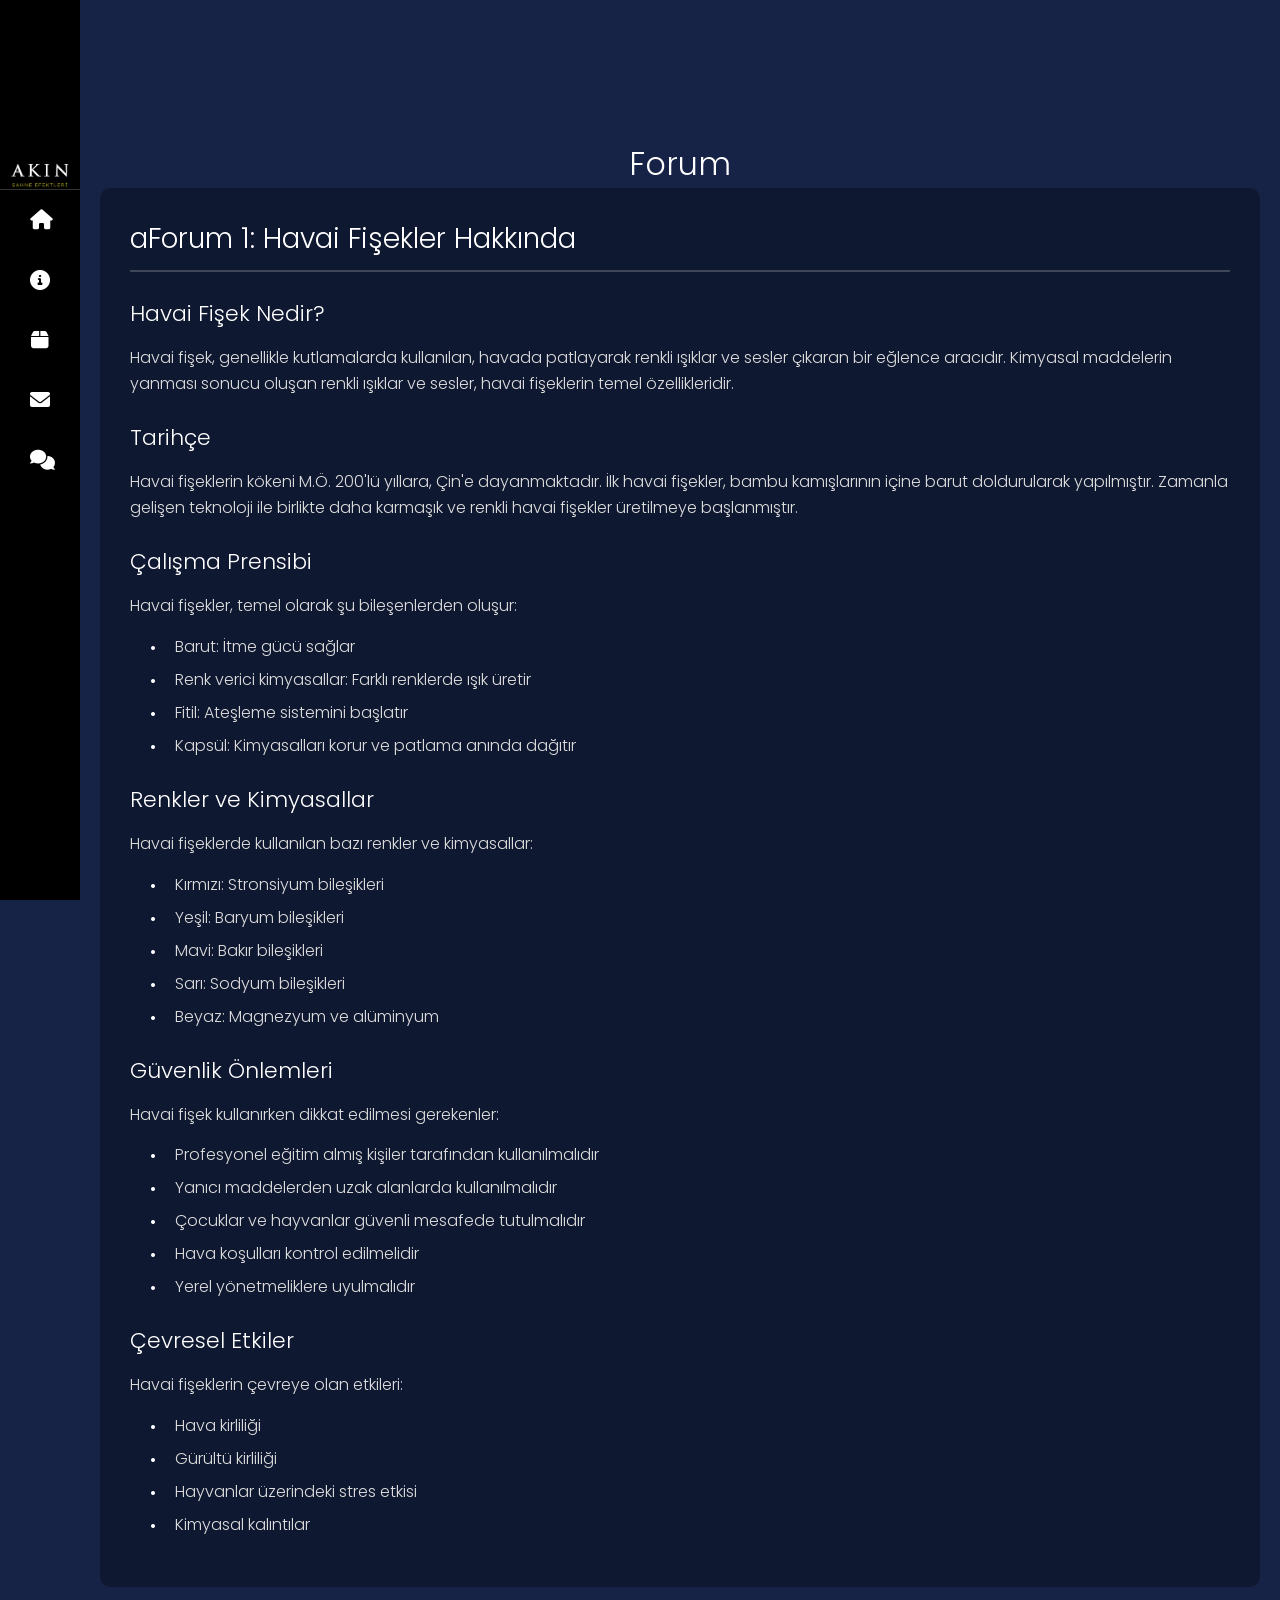
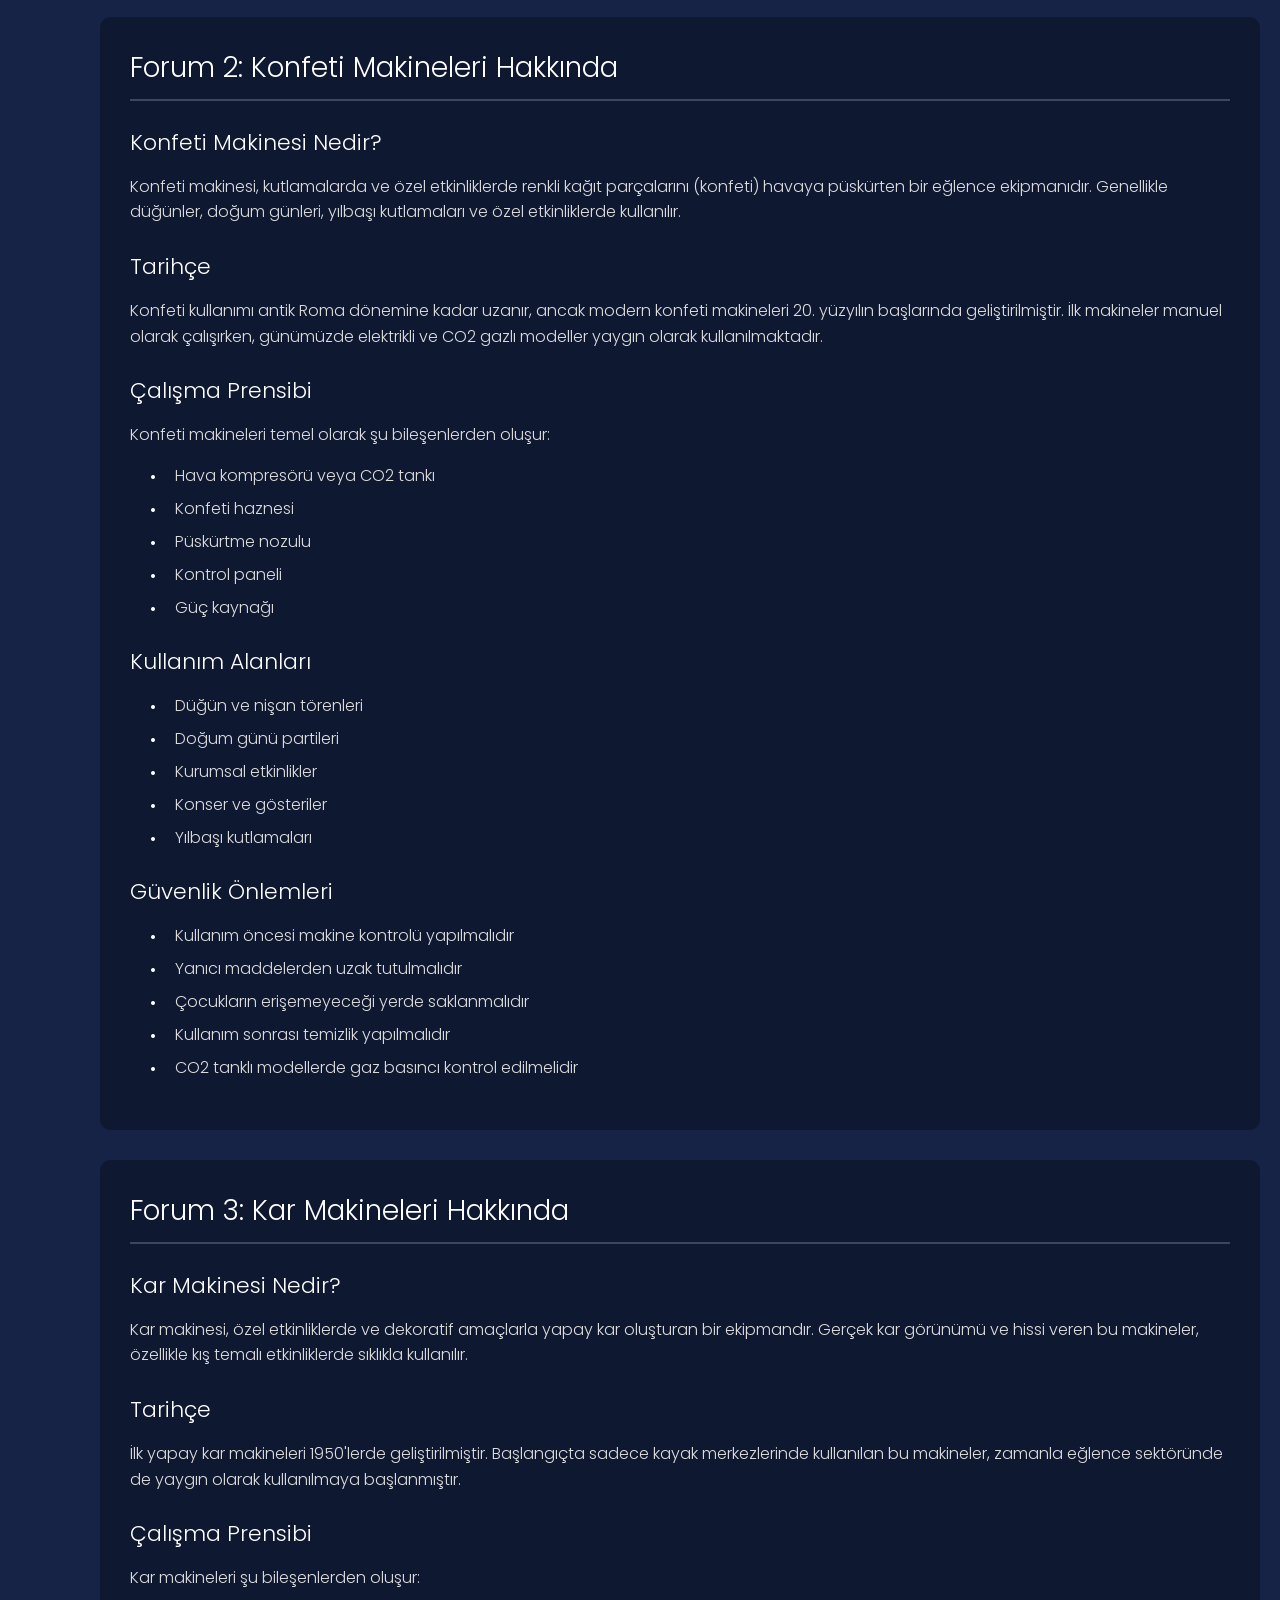
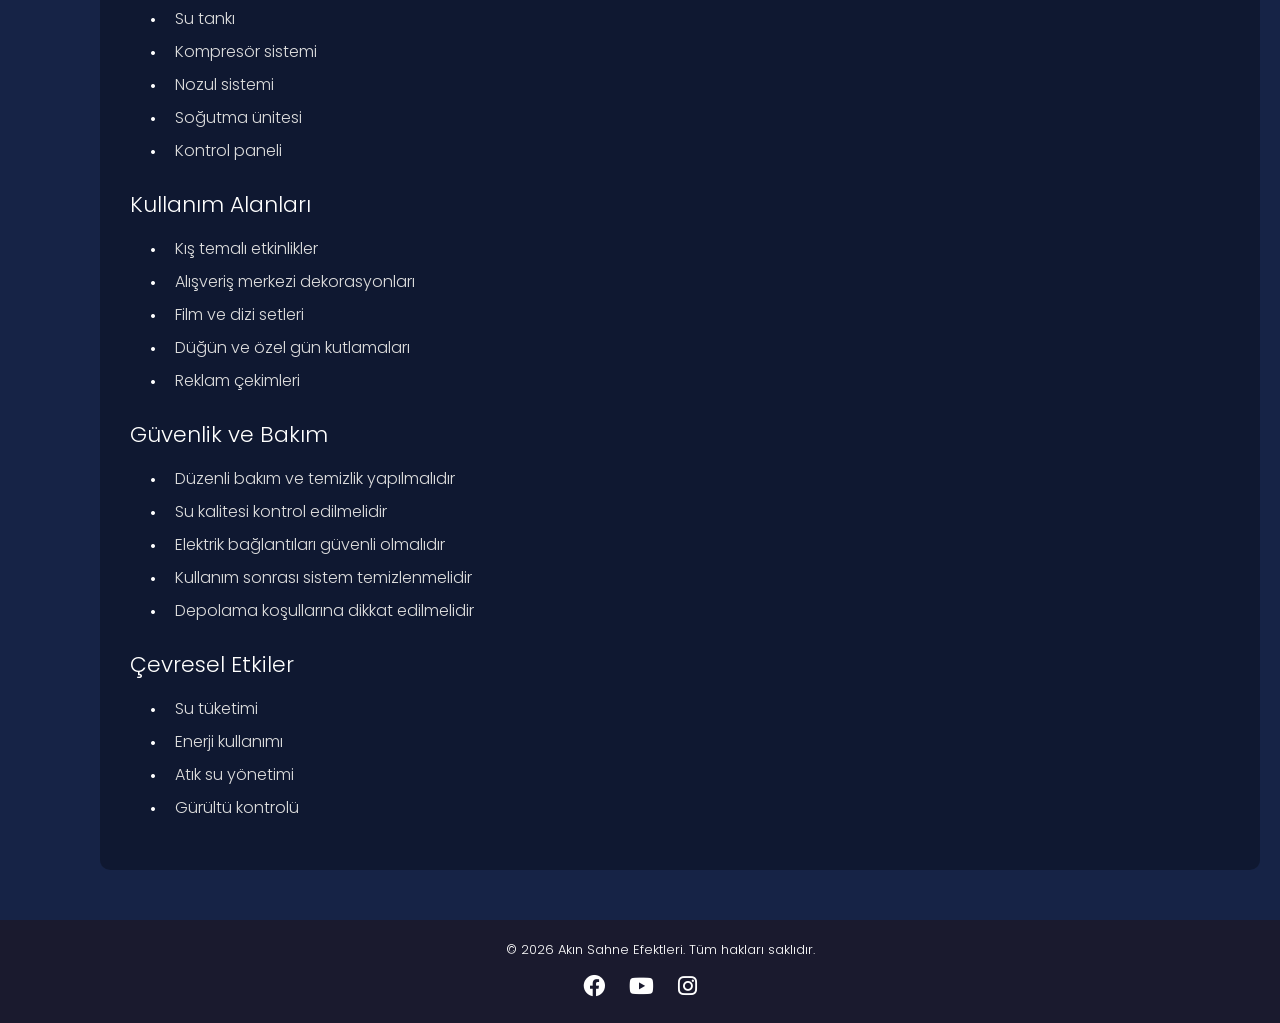
<file: forum.html>
<!DOCTYPE html>

 <!DOCTYPE html>

<html lang="tr">
<head>
    <meta charset="UTF-8">
    <meta name="viewport" content="width=device-width, initial-scale=1.0">
    <title>Forum</title>
    <link rel="stylesheet" href="css/style.css">
    <link rel="stylesheet" href="https://cdnjs.cloudflare.com/ajax/libs/font-awesome/6.0.0/css/all.min.css">
</head>
<body>

    <div class="navbar" id="navbar">

        <div class="logo-container">
            <img src="logo-closed.png" alt="Kapalı Logo" class="navbar-logo closed-logo">
            <img src="logo-open.gif" alt="Açık Logo" class="navbar-logo open-logo">
        </div>
        <a href="index.html"><i class="fas fa-home"></i><span> Anasayfa</span></a>
        <a href="hakkimizda.html"><i class="fas fa-info-circle"></i><span> Hakkımızda</span></a>
         <a href="uzmanliklar.html" class="dropbtn"><i class="fas fa-box"></i><span> Ürünler</span></a>
            <!-- <div class="dropdown-content"> -->
                <!-- <a href="#"><i class="fas fa-fire"></i> Havai Fişek</a> -->
                <!-- <a href="#"><i class="fas fa-mountain"></i> Volkan-Şelale</a> -->
                <!-- <a href="#"><i class="fas fa-star"></i> Konfeti</a> -->
                <!-- <a href="#"><i class="fas fa-cloud"></i> Sis Makinesi</a> -->
                <!-- <a href="#"><i class="fas fa-wind"></i> JO2 Jet</a> -->
                <!-- <a href="#"><i class="fas fa-fire-alt"></i> Alev Makinesi</a> -->
                <!-- <a href="#"><i class="fas fa-snowflake"></i> Kuru Buz</a> -->
                <!-- <a href="#"><i class="fas fa-circle"></i> Balon</a> -->
            <!-- </div> -->
        <!-- </div> -->
        <a href="iletisim.html"><i class="fas fa-envelope"></i><span> İletişim</span></a>
        <div class="dropdown">
            <a href="forum.html" class="dropbtn"><i class="fas fa-comments"></i><span> Forum</span></a>
            <!-- <div class="dropdown-content"> -->
                <!-- <a href="forum.html"><i class="fas fa-comment"></i> Forum 1</a> -->
                <!-- <a href="forum.html"><i class="fas fa-comment"></i> Forum 2</a> -->
                <!-- <a href="forum.html"><i class="fas fa-comment"></i> Forum 3</a> -->
            <!-- </div> -->

            </div>
        </div>
    </div>

    





 
     <script src="js/scripts.js"></script>
 

 <div id="main">
        <div class="content">
            <h1 style="color: #fff; text-align: center;">Forum</h1>
            <div class="forum-container">
                <div class="forum-category">
                    <h2></h2>
                    <div class="forum-topic">
                        
                        <p></p>
                    </div>
                    <div class="forum-topic">
                        <h3></h3>
                        <p></p>
                    </div>
                    <div class="forum-topic">
                        <h3></h3>
                        <p></p>
   </div>
   </div>
 </div>
            <div class="forum-section">
                <h2>aForum 1: Havai Fişekler Hakkında</h2>
                <div class="forum-content">
                    <h3>Havai Fişek Nedir?</h3>
                    <p>Havai fişek, genellikle kutlamalarda kullanılan, havada patlayarak renkli ışıklar ve sesler çıkaran bir eğlence aracıdır. Kimyasal maddelerin yanması sonucu oluşan renkli ışıklar ve sesler, havai fişeklerin temel özellikleridir.</p>

                    <h3>Tarihçe</h3>
                    <p>Havai fişeklerin kökeni M.Ö. 200'lü yıllara, Çin'e dayanmaktadır. İlk havai fişekler, bambu kamışlarının içine barut doldurularak yapılmıştır. Zamanla gelişen teknoloji ile birlikte daha karmaşık ve renkli havai fişekler üretilmeye başlanmıştır.</p>

                    <h3>Çalışma Prensibi</h3>
                    <p>Havai fişekler, temel olarak şu bileşenlerden oluşur:</p>
                    <ul>
                        <li>Barut: İtme gücü sağlar</li>
                        <li>Renk verici kimyasallar: Farklı renklerde ışık üretir</li>
                        <li>Fitil: Ateşleme sistemini başlatır</li>
                        <li>Kapsül: Kimyasalları korur ve patlama anında dağıtır</li>
                    </ul>

                    <h3>Renkler ve Kimyasallar</h3>
                    <p>Havai fişeklerde kullanılan bazı renkler ve kimyasallar:</p>
                    <ul>
                        <li>Kırmızı: Stronsiyum bileşikleri</li>
                        <li>Yeşil: Baryum bileşikleri</li>
                        <li>Mavi: Bakır bileşikleri</li>
                        <li>Sarı: Sodyum bileşikleri</li>
                        <li>Beyaz: Magnezyum ve alüminyum</li>
                    </ul>

                    <h3>Güvenlik Önlemleri</h3>
                    <p>Havai fişek kullanırken dikkat edilmesi gerekenler:</p>
                    <ul>
                        <li>Profesyonel eğitim almış kişiler tarafından kullanılmalıdır</li>
                        <li>Yanıcı maddelerden uzak alanlarda kullanılmalıdır</li>
                        <li>Çocuklar ve hayvanlar güvenli mesafede tutulmalıdır</li>
                        <li>Hava koşulları kontrol edilmelidir</li>
                        <li>Yerel yönetmeliklere uyulmalıdır</li>
                    </ul>

                    <h3>Çevresel Etkiler</h3>
                    <p>Havai fişeklerin çevreye olan etkileri:</p>
                    <ul>
                        <li>Hava kirliliği</li>
                        <li>Gürültü kirliliği</li>
                        <li>Hayvanlar üzerindeki stres etkisi</li>
                        <li>Kimyasal kalıntılar</li>
                    </ul>
   </div>
 </div>
 
            <div class="forum-section">
                <h2>Forum 2: Konfeti Makineleri Hakkında</h2>
                <div class="forum-content">
                    <h3>Konfeti Makinesi Nedir?</h3>
                    <p>Konfeti makinesi, kutlamalarda ve özel etkinliklerde renkli kağıt parçalarını (konfeti) havaya püskürten bir eğlence ekipmanıdır. Genellikle düğünler, doğum günleri, yılbaşı kutlamaları ve özel etkinliklerde kullanılır.</p>

                    <h3>Tarihçe</h3>
                    <p>Konfeti kullanımı antik Roma dönemine kadar uzanır, ancak modern konfeti makineleri 20. yüzyılın başlarında geliştirilmiştir. İlk makineler manuel olarak çalışırken, günümüzde elektrikli ve CO2 gazlı modeller yaygın olarak kullanılmaktadır.</p>

                    <h3>Çalışma Prensibi</h3>
                    <p>Konfeti makineleri temel olarak şu bileşenlerden oluşur:</p>
                    <ul>
                        <li>Hava kompresörü veya CO2 tankı</li>
                        <li>Konfeti haznesi</li>
                        <li>Püskürtme nozulu</li>
                        <li>Kontrol paneli</li>
                        <li>Güç kaynağı</li>
                    </ul>

                    <h3>Kullanım Alanları</h3>
                    <ul>
                        <li>Düğün ve nişan törenleri</li>
                        <li>Doğum günü partileri</li>
                        <li>Kurumsal etkinlikler</li>
                        <li>Konser ve gösteriler</li>
                        <li>Yılbaşı kutlamaları</li>
                    </ul>

                    <h3>Güvenlik Önlemleri</h3>
                    <ul>
                        <li>Kullanım öncesi makine kontrolü yapılmalıdır</li>
                        <li>Yanıcı maddelerden uzak tutulmalıdır</li>
                        <li>Çocukların erişemeyeceği yerde saklanmalıdır</li>
                        <li>Kullanım sonrası temizlik yapılmalıdır</li>
                        <li>CO2 tanklı modellerde gaz basıncı kontrol edilmelidir</li>
                    </ul>
   </div>
 </div>
 
            <div class="forum-section">
                <h2>Forum 3: Kar Makineleri Hakkında</h2>
                <div class="forum-content">
                    <h3>Kar Makinesi Nedir?</h3>
                    <p>Kar makinesi, özel etkinliklerde ve dekoratif amaçlarla yapay kar oluşturan bir ekipmandır. Gerçek kar görünümü ve hissi veren bu makineler, özellikle kış temalı etkinliklerde sıklıkla kullanılır.</p>

                    <h3>Tarihçe</h3>
                    <p>İlk yapay kar makineleri 1950'lerde geliştirilmiştir. Başlangıçta sadece kayak merkezlerinde kullanılan bu makineler, zamanla eğlence sektöründe de yaygın olarak kullanılmaya başlanmıştır.</p>

                    <h3>Çalışma Prensibi</h3>
                    <p>Kar makineleri şu bileşenlerden oluşur:</p>
                    <ul>
                        <li>Su tankı</li>
                        <li>Kompresör sistemi</li>
                        <li>Nozul sistemi</li>
                        <li>Soğutma ünitesi</li>
                        <li>Kontrol paneli</li>
                    </ul>

                    <h3>Kullanım Alanları</h3>
                    <ul>
                        <li>Kış temalı etkinlikler</li>
                        <li>Alışveriş merkezi dekorasyonları</li>
                        <li>Film ve dizi setleri</li>
                        <li>Düğün ve özel gün kutlamaları</li>
                        <li>Reklam çekimleri</li>
                    </ul>

                    <h3>Güvenlik ve Bakım</h3>
                    <ul>
                        <li>Düzenli bakım ve temizlik yapılmalıdır</li>
                        <li>Su kalitesi kontrol edilmelidir</li>
                        <li>Elektrik bağlantıları güvenli olmalıdır</li>
                        <li>Kullanım sonrası sistem temizlenmelidir</li>
                        <li>Depolama koşullarına dikkat edilmelidir</li>
                    </ul>

                    <h3>Çevresel Etkiler</h3>
                    <ul>
                        <li>Su tüketimi</li>
                        <li>Enerji kullanımı</li>
                        <li>Atık su yönetimi</li>
                        <li>Gürültü kontrolü</li>
                    </ul>
   </div>
 </div>
  </div>
</div>






    <script>
        // Temel değişkenler
        const navbar = document.querySelector('.navbar');
        const main = document.getElementById('main');
        const mobileMenuBtn = document.querySelector('.mobile-menu-btn');
        const closeBtn = document.querySelector('.close-btn');
        let isMobile = window.innerWidth <= 768;
        let isHovering = false;

        // Mobil menü kontrolü
        function toggleNav() {
            if (isMobile) {
                navbar.classList.toggle('active');
                document.body.classList.toggle('navbar-active');
                
                if (navbar.classList.contains('active')) {
                    navbar.style.width = '250px';
                    main.style.marginLeft = '250px';
                    main.style.width = 'calc(100% - 250px)';
                } else {
                    navbar.style.width = '60px';
                    main.style.marginLeft = '60px';
                    main.style.width = 'calc(100% - 60px)';
                }
            }
        }

        // Logo animasyonu
        document.querySelector('.navbar').addEventListener('mouseover', function () {
            const gifLogo = document.querySelector('.open-logo');
            if (gifLogo) {
                const src = gifLogo.src;
                gifLogo.src = '';
                gifLogo.src = src;
            }
        });
    </script>

    <!-- <div id="main"> -->
        <!-- <div class="content"> -->
            <!-- <h1>Forum</h1> -->
            <!-- <div class="forum-container"> -->
                <!-- <div class="forum-category"> -->
                    <!-- <h2><i class="fas fa-comments"></i> Genel Tartışma</h2> -->
                    <!-- <div class="forum-topic"> -->
                        <!-- <h3>Forum 1</h3> -->
                        <!-- <p>Genel konular hakkında tartışmalar ve paylaşımlar.</p> -->
                    <!-- </div> -->
                    <!-- <div class="forum-topic"> -->
                        <!-- <h3>Forum 2</h3> -->
                        <!-- <p>Ürünlerimiz hakkında sorular ve cevaplar.</p> -->
                    <!-- </div> -->
                    <!-- <div class="forum-topic"> -->
                        <!-- <h3>Forum 3</h3> -->
                        <!-- <p>Etkinlikler ve organizasyonlar hakkında bilgiler.</p> -->
                    <!-- </div> -->
                <!-- </div> -->
            <!-- </div> -->
        <!-- </div> -->
    <!-- </div> -->

<style>
  footer.social-foot a { color: #fff; font-size: 22px; margin: 0 10px; transition: 0.2s; text-decoration: none; }
  footer.social-foot a:hover { opacity: 0.7; transform: scale(1.1); }
  /* optional brand colors on hover */
  footer.social-foot a:hover .fa-facebook { color: #1877f2; }
  footer.social-foot a:hover .fa-youtube { color: #ff0000; }
  footer.social-foot a:hover .fa-instagram { color: #e4405f; }
</style>

<footer style="background:#1a1a2e; color:white; padding:20px; text-align:center; width:100%; font-size:13px; display:flex; flex-direction:column; align-items:center; gap:10px;" class="social-foot">
  <p style="margin:0; padding-left:40px;">© 2026 Akın Sahne Efektleri. Tüm hakları saklıdır.</p>
  <div>
    <a href="https://www.facebook.com/people/Ak%C4%B1n-havaifi%C5%9Fek/100064888848456/?locale=en_GB#" target="_blank" aria-label="Facebook"><i class="fab fa-facebook"></i></a>
    <a href="https://www.youtube.com/@recaibat7346" target="_blank" aria-label="YouTube"><i class="fab fa-youtube"></i></a>
    <a href="https://www.instagram.com/akinsahneefektleri/" target="_blank" aria-label="Instagram"><i class="fab fa-instagram"></i></a>
  </div>
</footer>
</body>
</html>
</file>
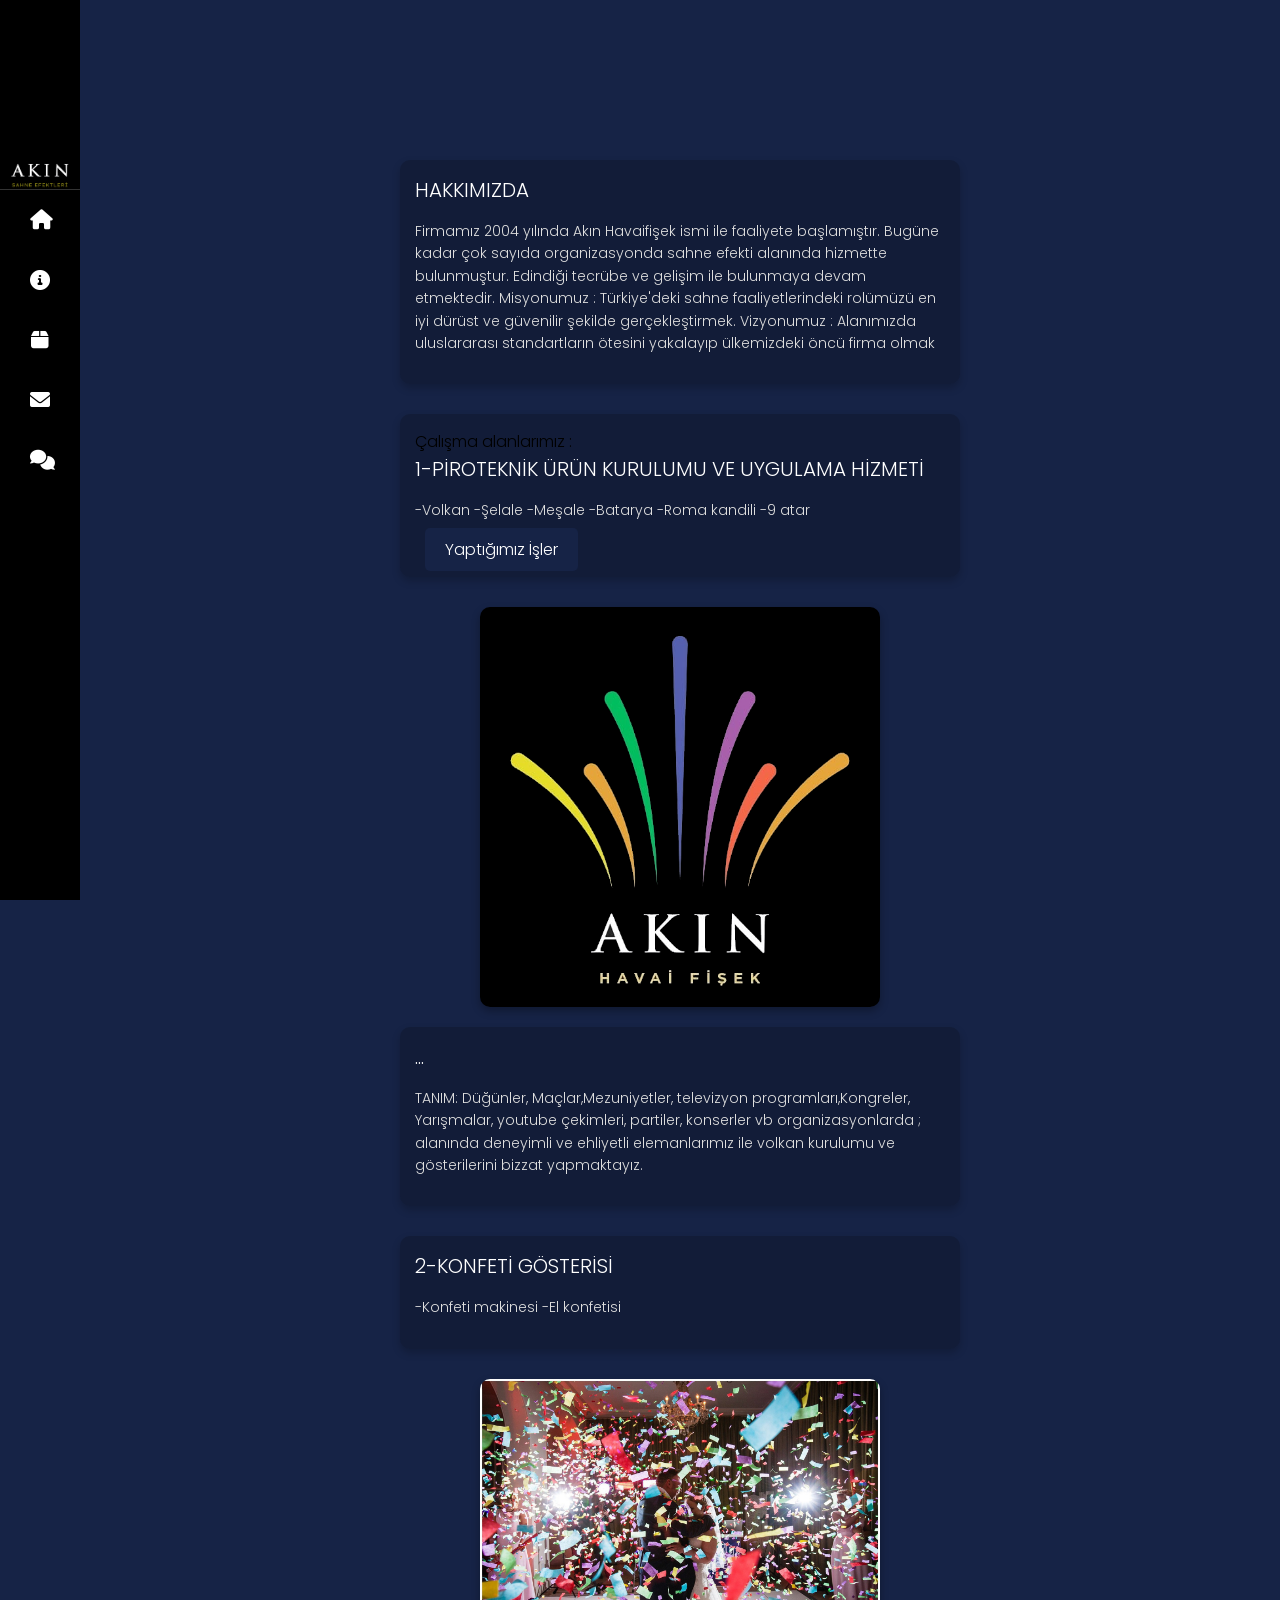
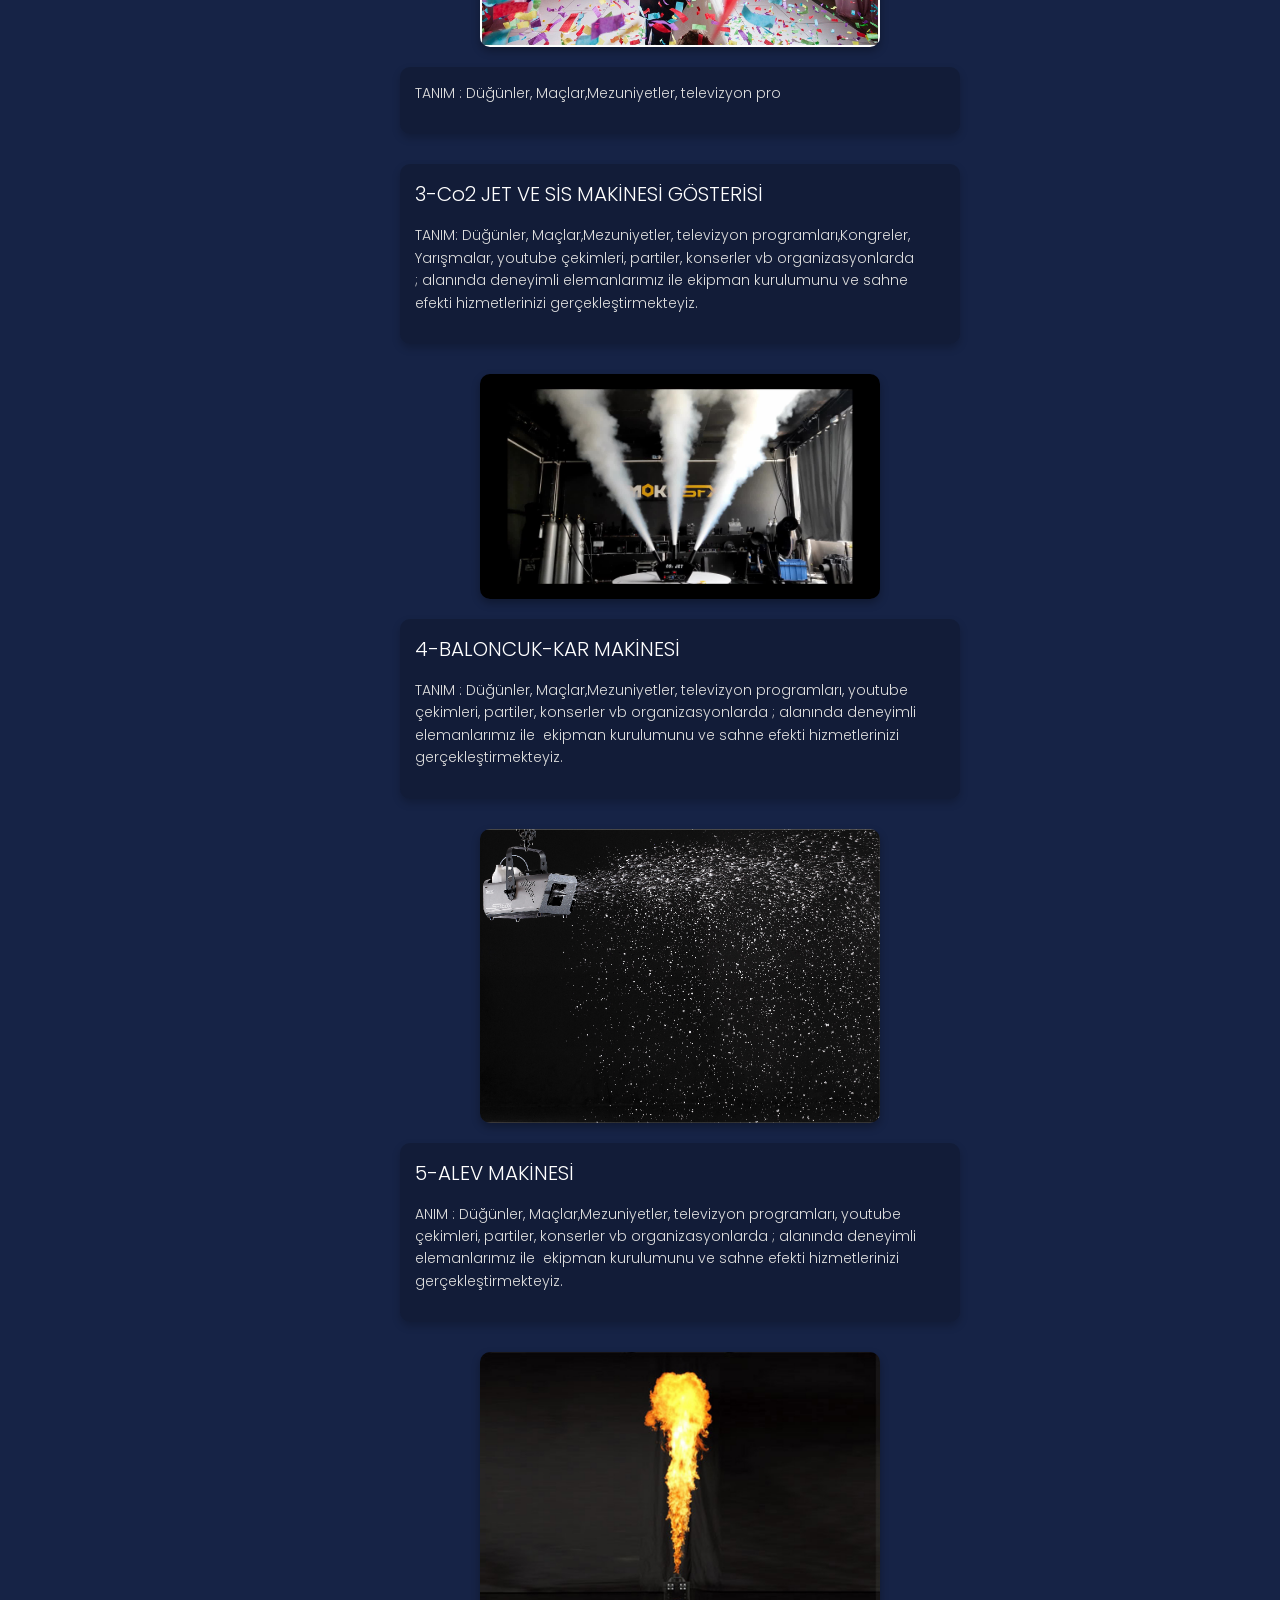
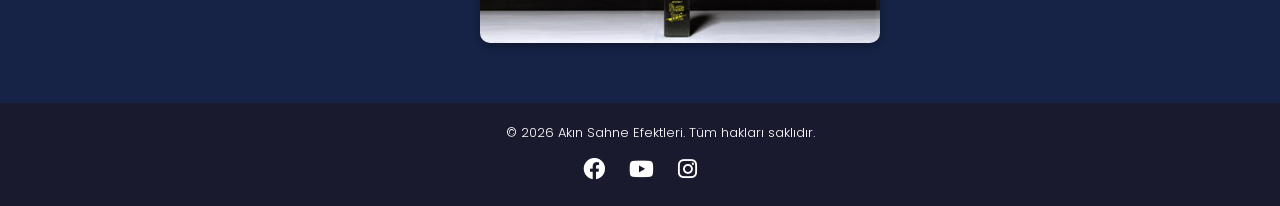
<file: hakkimizda.html>
<!DOCTYPE html>
<html lang="tr">
<head>
    <meta charset="UTF-8">
    <meta name="viewport" content="width=device-width, initial-scale=1.0">
    <title>Hakkımızda</title>
    <link rel="stylesheet" href="css/style.css">
    <link rel="stylesheet" href="https://cdnjs.cloudflare.com/ajax/libs/font-awesome/6.0.0/css/all.min.css">
</head>
<body>
    <div class="navbar" id="navbar">
        <div class="logo-container">
            <img src="logo-closed.png" alt="Kapalı Logo" class="navbar-logo closed-logo">
            <img src="logo-open.gif" alt="Açık Logo" class="navbar-logo open-logo">
        </div>
        <a href="index.html"><i class="fas fa-home"></i><span> Anasayfa</span></a>
        <a href="hakkimizda.html"><i class="fas fa-info-circle"></i><span> Hakkımızda</span></a>
         <a href="uzmanliklar.html" class="dropbtn"><i class="fas fa-box"></i><span> Ürünler</span></a>
            <!-- <div class="dropdown-content"> -->
                <!-- <a href="#"><i class="fas fa-fire"></i> Havai Fişek</a> -->
                <!-- <a href="#"><i class="fas fa-mountain"></i> Volkan-Şelale</a> -->
                <!-- <a href="#"><i class="fas fa-star"></i> Konfeti</a> -->
                <!-- <a href="#"><i class="fas fa-cloud"></i> Sis Makinesi</a> -->
                <!-- <a href="#"><i class="fas fa-wind"></i> JO2 Jet</a> -->
                <!-- <a href="#"><i class="fas fa-fire-alt"></i> Alev Makinesi</a> -->
                <!-- <a href="#"><i class="fas fa-snowflake"></i> Kuru Buz</a> -->
                <!-- <a href="#"><i class="fas fa-circle"></i> Balon</a> -->
            <!-- </div> -->
        <!-- </div> -->
        <a href="iletisim.html"><i class="fas fa-envelope"></i><span> İletişim</span></a>
        <div class="dropdown">
            <a href="forum.html" class="dropbtn"><i class="fas fa-comments"></i><span> Forum</span></a>
            <!-- <div class="dropdown-content"> -->
                <!-- <a href="forum.html"><i class="fas fa-comment"></i> Forum 1</a> -->
                <!-- <a href="forum.html"><i class="fas fa-comment"></i> Forum 2</a> -->
                <!-- <a href="forum.html"><i class="fas fa-comment"></i> Forum 3</a> -->
            <!-- </div> -->
            </div>
        </div>
    </div>

    <div id="main">
        <div class="content">
            <div class="about-content">
                <div class="about-section">
                    <h2>HAKKIMIZDA</h2>
                    <p>Firmamız 2004 yılında Akın Havaifişek ismi ile faaliyete başlamıştır. Bugüne kadar çok sayıda organizasyonda sahne efekti alanında hizmette bulunmuştur. Edindiği tecrübe ve gelişim ile bulunmaya devam etmektedir.
                        Misyonumuz : Türkiye'deki sahne faaliyetlerindeki rolümüzü en iyi dürüst ve güvenilir şekilde gerçekleştirmek.
                        Vizyonumuz : Alanımızda uluslararası standartların ötesini yakalayıp ülkemizdeki öncü firma olmak
                </div>
                <div class="about-section">
                        
                        Çalışma alanlarımız : 
                       <h2>1-PİROTEKNİK ÜRÜN KURULUMU VE UYGULAMA HİZMETİ</h2>
                       <p> -Volkan -Şelale -Meşale -Batarya -Roma kandili -9 atar </p>
                       <a href="index.html" class="yaptigimizisler">Yaptığımız İşler</a>
                </div>

                <div class="about-image-container">
                    <img src="images/logo.png" alt="Şirket Logosu" class="about-image">
                </div>

                <div class="about-section">
                    <h2>...</h2>
                    <p>TANIM: Düğünler, Maçlar,Mezuniyetler, televizyon programları,Kongreler, Yarışmalar, youtube çekimleri, partiler, konserler vb organizasyonlarda ; alanında deneyimli ve ehliyetli elemanlarımız ile volkan kurulumu ve gösterilerini bizzat yapmaktayız.
                    
                </div>
                <div class="about-section">

                        <h2>2-KONFETİ GÖSTERİSİ</h2>
                        <p>-Konfeti makinesi -El konfetisi</p>
                </div>

                <div class="about-image-container">
                    <img src="images/2.jpg" alt="Çalışma Örneği" class="about-image">
                </div>

                <div class="about-section">
                    
                    <p>TANIM : Düğünler, Maçlar,Mezuniyetler, televizyon pro<p>
                        
                </div>
                <div class="about-section">
                        <h2>3-Co2 JET VE SİS MAKİNESİ GÖSTERİSİ</h2>
                        
                        <p> TANIM: Düğünler, Maçlar,Mezuniyetler, televizyon programları,Kongreler, Yarışmalar, youtube çekimleri, partiler, konserler vb organizasyonlarda ; alanında deneyimli elemanlarımız ile ekipman kurulumunu ve sahne efekti hizmetlerinizi gerçekleştirmekteyiz.</p>
                            
                           
                </div>

                <div class="about-image-container">
                    <img src="images/3.jpg" alt="Çalışma Örneği" class="about-image">
                </div>

                <div class="about-section">
                    <h2>4-BALONCUK-KAR MAKİNESİ</h2>
                    <p>TANIM : Düğünler, Maçlar,Mezuniyetler, televizyon programları, youtube çekimleri, partiler, konserler vb organizasyonlarda ; alanında deneyimli elemanlarımız ile  ekipman kurulumunu ve sahne efekti hizmetlerinizi gerçekleştirmekteyiz.
                        </p>
                </div>
                
                <div class="about-image-container">
                    <img src="images/4.jpg" alt="Çalışma Örneği" class="about-image">
                </div>

                <div class="about-section">
                    <h2>5-ALEV MAKİNESİ</h2>
                    <p>ANIM : Düğünler, Maçlar,Mezuniyetler, televizyon programları, youtube çekimleri, partiler, konserler vb organizasyonlarda ; alanında deneyimli elemanlarımız ile  ekipman kurulumunu ve sahne efekti hizmetlerinizi gerçekleştirmekteyiz.
                </p>
                </div>

                <div class="about-image-container">
                    <img src="images/5.jpg" alt="Çalışma Örneği" class="about-image">
                </div>
            </div>
        </div>
    </div>

 

    <script>
        // Temel değişkenler
        const navbar = document.querySelector('.navbar');
        const main = document.getElementById('main');
        const mobileMenuBtn = document.querySelector('.mobile-menu-btn');
        const closeBtn = document.querySelector('.close-btn');
        let isMobile = window.innerWidth <= 768;
        let isHovering = false;

        // Mobil menü kontrolü
        function toggleNav() {
            if (isMobile) {
                navbar.classList.toggle('active');
                document.body.classList.toggle('navbar-active');
                
                if (navbar.classList.contains('active')) {
                    navbar.style.width = '250px';
                    main.style.marginLeft = '250px';
                    main.style.width = 'calc(100% - 250px)';
                } else {
                    navbar.style.width = '60px';
                    main.style.marginLeft = '60px';
                    main.style.width = 'calc(100% - 60px)';
                }
            }
        }

        // Logo animasyonu
        document.querySelector('.navbar').addEventListener('mouseover', function () {
            const gifLogo = document.querySelector('.open-logo');
            if (gifLogo) {
                const src = gifLogo.src;
                gifLogo.src = '';
                gifLogo.src = src;
            }
        });
    </script>
    
<style>
  footer.social-foot a { color: #fff; font-size: 22px; margin: 0 10px; transition: 0.2s; text-decoration: none; }
  footer.social-foot a:hover { opacity: 0.7; transform: scale(1.1); }
  /* optional brand colors on hover */
  footer.social-foot a:hover .fa-facebook { color: #1877f2; }
  footer.social-foot a:hover .fa-youtube { color: #ff0000; }
  footer.social-foot a:hover .fa-instagram { color: #e4405f; }
</style>

<footer style="background:#1a1a2e; color:white; padding:20px; text-align:center; width:100%; font-size:13px; display:flex; flex-direction:column; align-items:center; gap:10px;" class="social-foot">
  <p style="margin:0; padding-left:40px;">© 2026 Akın Sahne Efektleri. Tüm hakları saklıdır.</p>
  <div>
    <a href="https://www.facebook.com/people/Ak%C4%B1n-havaifi%C5%9Fek/100064888848456/?locale=en_GB#" target="_blank" aria-label="Facebook"><i class="fab fa-facebook"></i></a>
    <a href="https://www.youtube.com/@recaibat7346" target="_blank" aria-label="YouTube"><i class="fab fa-youtube"></i></a>
    <a href="https://www.instagram.com/akinsahneefektleri/" target="_blank" aria-label="Instagram"><i class="fab fa-instagram"></i></a>
  </div>
</footer>
    
</body>

</html>
</file>
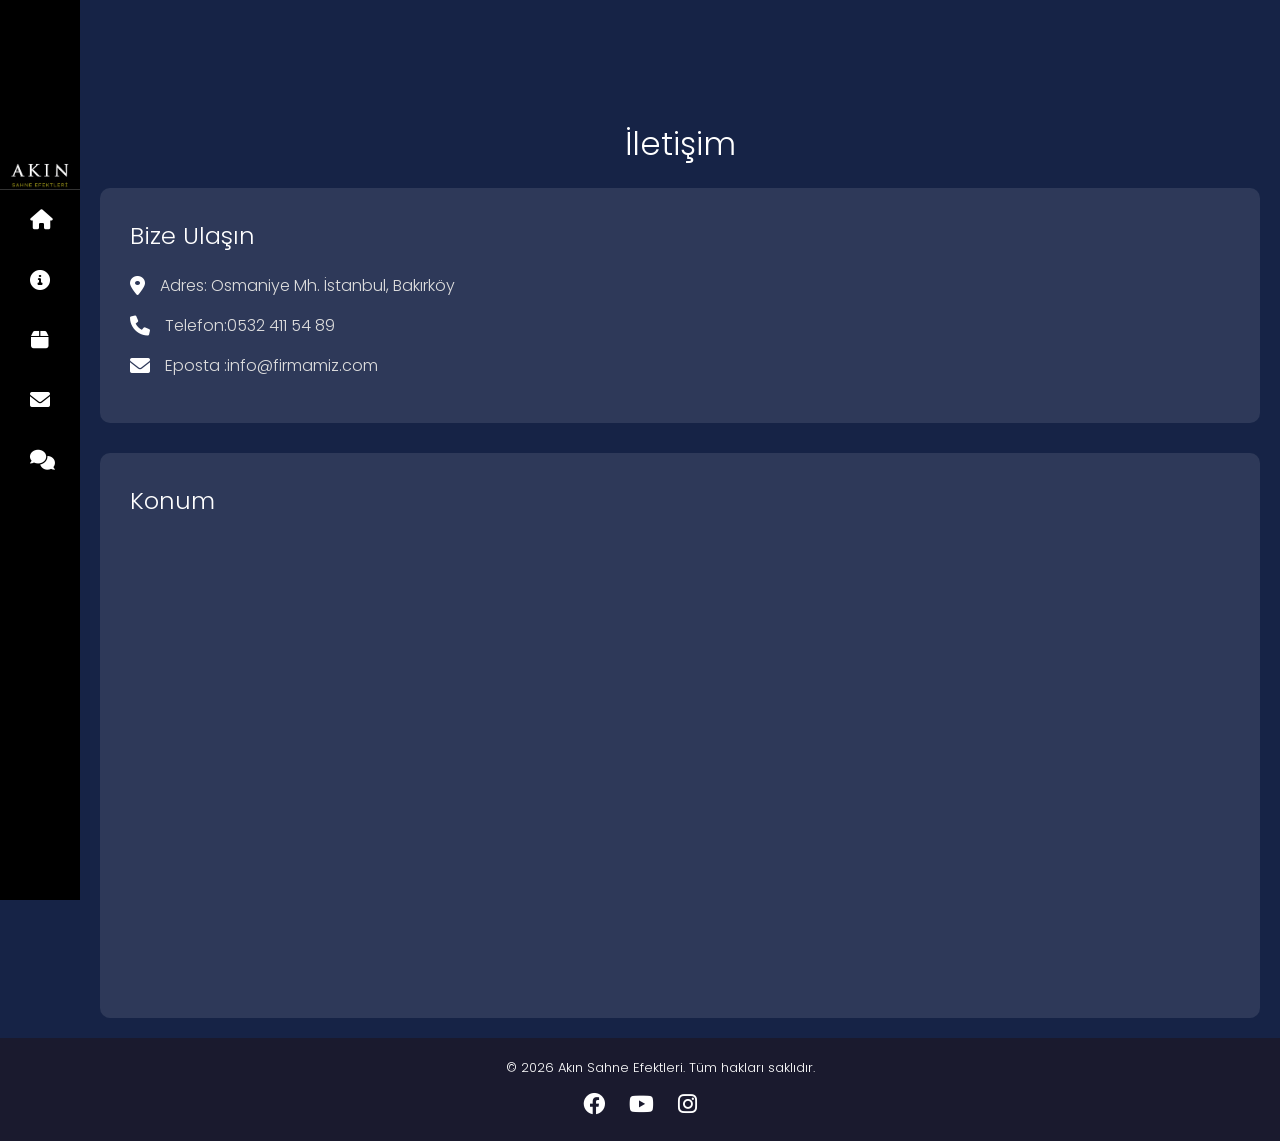
<file: iletisim.html>
<!DOCTYPE html>
<html lang="tr">
<head>
    <meta charset="UTF-8">
    <meta name="viewport" content="width=device-width, initial-scale=1.0">
    <title>İletişim</title>
    <link rel="stylesheet" href="css/style.css">
    <link rel="stylesheet" href="https://cdnjs.cloudflare.com/ajax/libs/font-awesome/6.0.0/css/all.min.css">
    <meta name="viewport" content="width=device-width, initial-scale=1.0" />
    <title>Footer Social Icons</title>
</head>
<body>

    <div class="navbar" id="navbar">

        <div class="logo-container">
            <img src="logo-closed.png" alt="Kapalı Logo" class="navbar-logo closed-logo">

            <img src="logo-open.gif" alt="Açık Logo" class="navbar-logo open-logo">
        </div>
        <a href="index.html"><i class="fas fa-home"></i><span> Anasayfa</span></a>
        <a href="hakkimizda.html"><i class="fas fa-info-circle"></i><span> Hakkımızda</span></a>
        <a href="uzmanliklar.html" class="dropbtn"><i class="fas fa-box"></i><span> Ürünler</span></a>
            <!-- <div class="dropdown-content"> -->
                <!-- <a href="#"><i class="fas fa-fire"></i> Havai Fişek</a> -->
                <!-- <a href="#"><i class="fas fa-mountain"></i> Volkan-Şelale</a> -->
                <!-- <a href="#"><i class="fas fa-star"></i> Konfeti</a> -->
                <!-- <a href="#"><i class="fas fa-cloud"></i> Sis Makinesi</a> -->
                <!-- <a href="#"><i class="fas fa-wind"></i> JO2 Jet</a> -->
                <!-- <a href="#"><i class="fas fa-fire-alt"></i> Alev Makinesi</a> -->
                <!-- <a href="#"><i class="fas fa-snowflake"></i> Kuru Buz</a> -->
                <!-- <a href="#"><i class="fas fa-circle"></i> Balon</a> -->
            <!-- </div> -->
        <!-- </div> -->
        <a href="iletisim.html"><i class="fas fa-envelope"></i><span> İletişim</span></a>
        <div class="dropdown">
            <a href="forum.html" class="dropbtn"><i class="fas fa-comments"></i><span> Forum</span></a>
            <!-- <div class="dropdown-content"> -->
                <!-- <a href="forum.html"><i class="fas fa-comment"></i> Forum 1</a> -->
                <!-- <a href="forum.html"><i class="fas fa-comment"></i> Forum 2</a> -->
                <!-- <a href="forum.html"><i class="fas fa-comment"></i> Forum 3</a> -->
            <!-- </div> -->

            </div>
        </div>
    </div>

    

    <div id="main">
        <h1 style="color: #fff; text-align: center;">İletişim</h1>
        <div class="content">
            <div class="contact-info">
                <h2>Bize Ulaşın</h2>
                <ul>
                    <li><i class="fas fa-map-marker-alt"></i> Adres: Osmaniye Mh. İstanbul, Bakırköy</li>
                    <li><i class="fas fa-phone"></i> Telefon: <a href="tel:05324115489">0532 411 54 89</a></li>

                    <li><i class="fas fa-envelope"></i> Eposta : <a href="mailto:info@firmamiz.com"> info@firmamiz.com </a></li>

                </ul>
            </div>

            <div class="map-container">
                <h2>Konum</h2>
                <div class="map">
                    <iframe src="https://www.google.com/maps/embed?pb=!1m18!1m12!1m3!1d96385.00135896534!2d28.752483465570066!3d40.98079561406632!2m3!1f0!2f0!3f0!3m2!1i1024!2i768!4f13.1!3m3!1m2!1s0x14caa36a68702603%3A0xa5a84a3001d2f4ce!2zQmFrxLFya8O2eS_EsHN0YW5idWw!5e0!3m2!1str!2str!4v1783009597533!5m2!1str!2str" width="600" height="450" style="border:0;" allowfullscreen="" loading="lazy" referrerpolicy="strict-origin-when-cross-origin"></iframe>
                </div>
            </div>
        </div>
    </div>


    <script>
        // Temel değişkenler
        const navbar = document.querySelector('.navbar');
        const main = document.getElementById('main');
        const mobileMenuBtn = document.querySelector('.mobile-menu-btn');
        const closeBtn = document.querySelector('.close-btn');
        let isMobile = window.innerWidth <= 768;
        let isHovering = false;

        // Mobil menü kontrolü
        function toggleNav() {
            if (isMobile) {
                navbar.classList.toggle('active');
                document.body.classList.toggle('navbar-active');
                
                if (navbar.classList.contains('active')) {
                    navbar.style.width = '250px';
                    main.style.marginLeft = '250px';
                    main.style.width = 'calc(100% - 250px)';
                } else {
                    navbar.style.width = '60px';
                    main.style.marginLeft = '60px';
                    main.style.width = 'calc(100% - 60px)';
                }
            }
        }

        // Logo animasyonu
        document.querySelector('.navbar').addEventListener('mouseover', function () {
            const gifLogo = document.querySelector('.open-logo');
            if (gifLogo) {
                const src = gifLogo.src;
                gifLogo.src = '';
                gifLogo.src = src;
            }
        });
    </script>

    <script src="js/scripts.js"></script>




<style>
  footer.social-foot a { color: #fff; font-size: 22px; margin: 0 10px; transition: 0.2s; text-decoration: none; }
  footer.social-foot a:hover { opacity: 0.7; transform: scale(1.1); }
  /* optional brand colors on hover */
  footer.social-foot a:hover .fa-facebook { color: #1877f2; }
  footer.social-foot a:hover .fa-youtube { color: #ff0000; }
  footer.social-foot a:hover .fa-instagram { color: #e4405f; }
</style>

<footer style="background:#1a1a2e; color:white; padding:20px; text-align:center; width:100%; font-size:13px; display:flex; flex-direction:column; align-items:center; gap:10px;" class="social-foot">
  <p style="margin:0; padding-left:40px;">© 2026 Akın Sahne Efektleri. Tüm hakları saklıdır.</p>
  <div>
    <a href="https://www.facebook.com/people/Ak%C4%B1n-havaifi%C5%9Fek/100064888848456/?locale=en_GB#" target="_blank" aria-label="Facebook"><i class="fab fa-facebook"></i></a>
    <a href="https://www.youtube.com/@recaibat7346" target="_blank" aria-label="YouTube"><i class="fab fa-youtube"></i></a>
    <a href="https://www.instagram.com/akinsahneefektleri/" target="_blank" aria-label="Instagram"><i class="fab fa-instagram"></i></a>
  </div>
</footer>
</body>
</html>
</file>
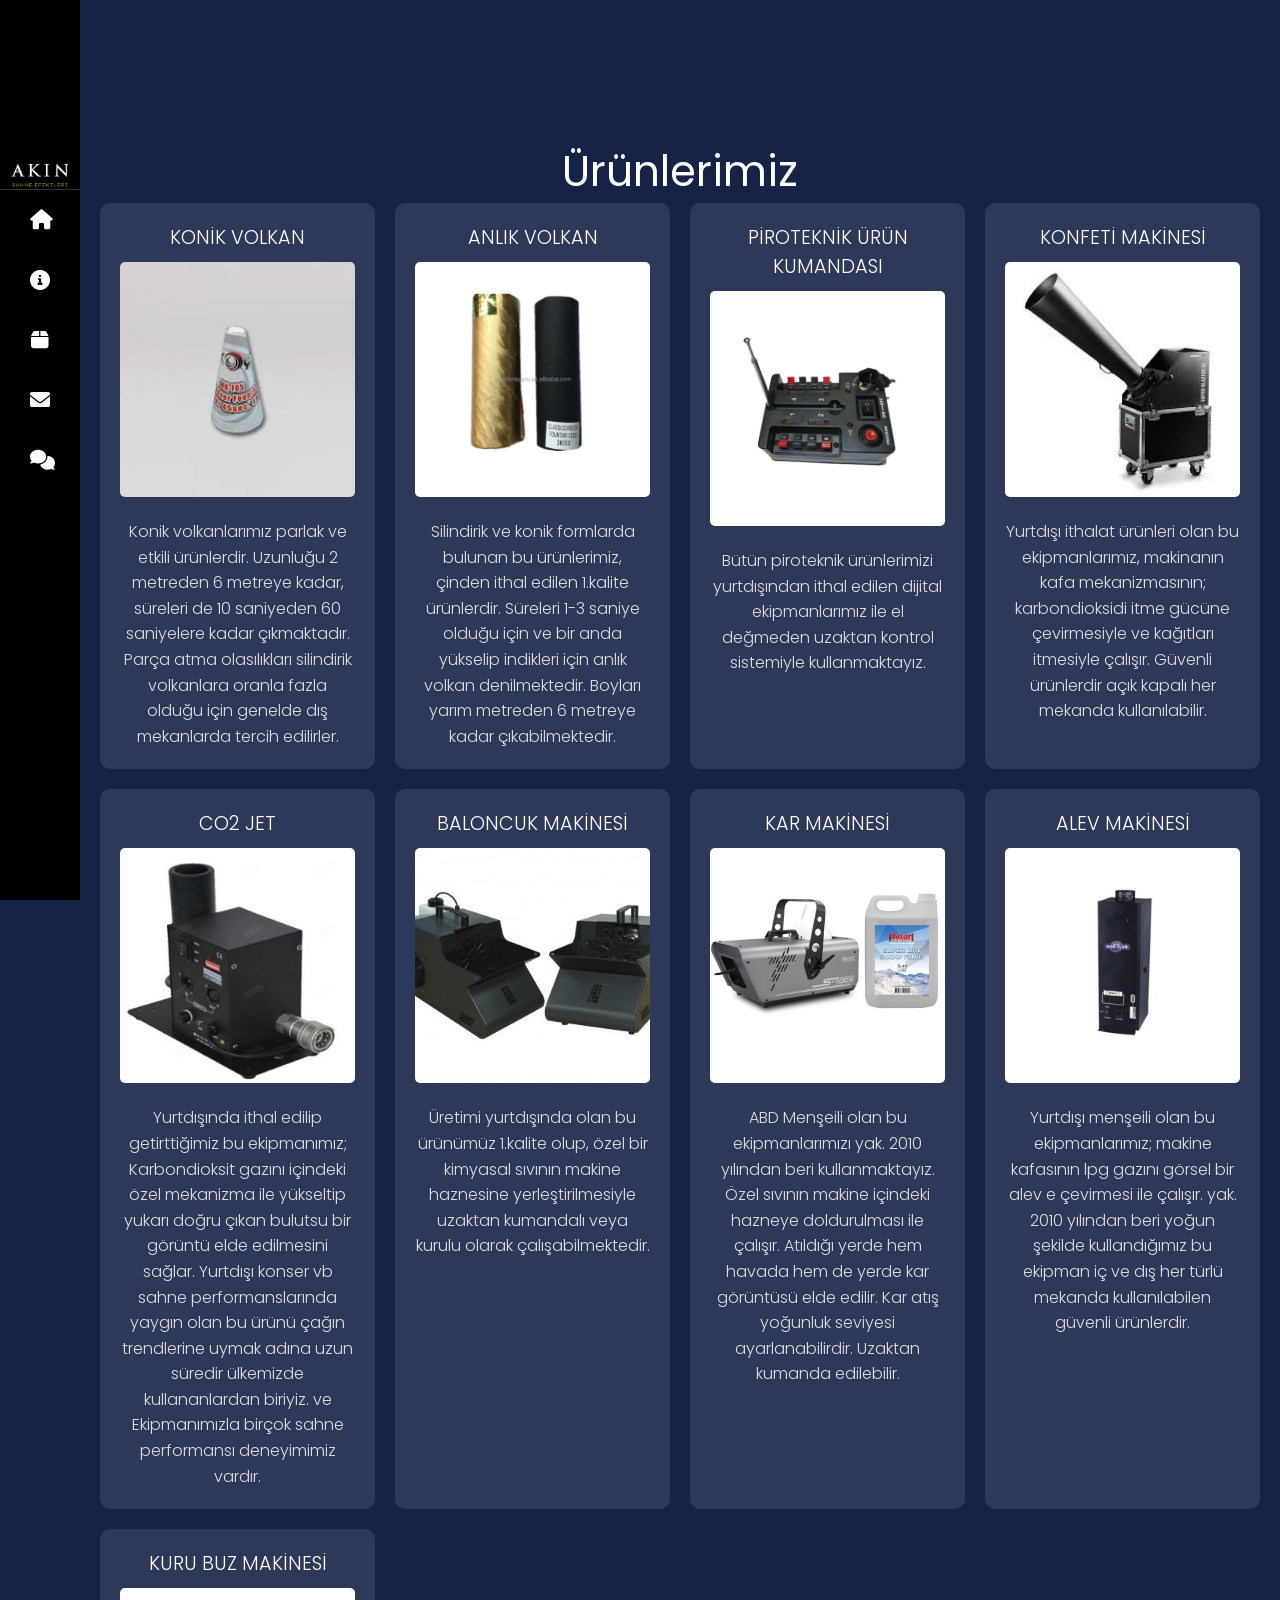
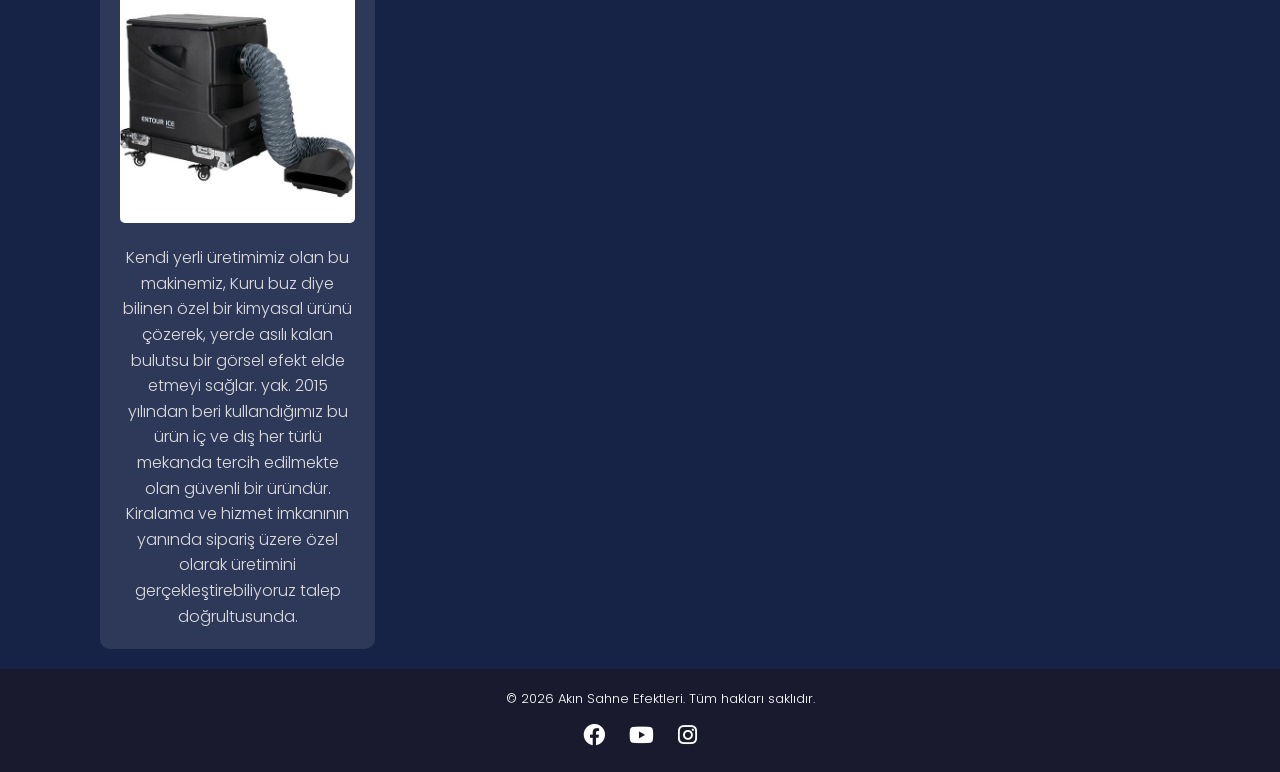
<file: uzmanliklar.html>
<!DOCTYPE html>


<html lang="tr">
<head>
    <meta charset="UTF-8">
    <meta name="viewport" content="width=device-width, initial-scale=1.0">
    <title>Ürünler</title>
    <link rel="stylesheet" href="css/style.css">
    <link rel="stylesheet" href="https://cdnjs.cloudflare.com/ajax/libs/font-awesome/6.0.0/css/all.min.css">


	
	
</head>
<body>
    <div class="navbar" id="navbar">

        <div class="logo-container">
            <img src="logo-closed.png" alt="Kapalı Logo" class="navbar-logo closed-logo">
            <img src="logo-open.gif" alt="Açık Logo" class="navbar-logo open-logo">
        </div>
        <a href="index.html"><i class="fas fa-home"></i><span> Anasayfa</span></a>
        <a href="hakkimizda.html"><i class="fas fa-info-circle"></i><span> Hakkımızda</span></a>
         <a href="uzmanliklar.html" class="dropbtn"><i class="fas fa-box"></i><span> Ürünler</span></a>
            <!-- <div class="dropdown-content"> -->
                <!-- <a href="#"><i class="fas fa-fire"></i> Havai Fişek</a> -->
                <!-- <a href="#"><i class="fas fa-mountain"></i> Volkan-Şelale</a> -->
                <!-- <a href="#"><i class="fas fa-star"></i> Konfeti</a> -->
                <!-- <a href="#"><i class="fas fa-cloud"></i> Sis Makinesi</a> -->
                <!-- <a href="#"><i class="fas fa-wind"></i> JO2 Jet</a> -->
                <!-- <a href="#"><i class="fas fa-fire-alt"></i> Alev Makinesi</a> -->
                <!-- <a href="#"><i class="fas fa-snowflake"></i> Kuru Buz</a> -->
                <!-- <a href="#"><i class="fas fa-circle"></i> Balon</a> -->
            <!-- </div> -->
        <!-- </div> -->
        <a href="iletisim.html"><i class="fas fa-envelope"></i><span> İletişim</span></a>
        <div class="dropdown">
            <a href="forum.html" class="dropbtn"><i class="fas fa-comments"></i><span> Forum</span></a>
            <!-- <div class="dropdown-content"> -->
                <!-- <a href="forum.html"><i class="fas fa-comment"></i> Forum 1</a> -->
                <!-- <a href="forum.html"><i class="fas fa-comment"></i> Forum 2</a> -->
                <!-- <a href="forum.html"><i class="fas fa-comment"></i> Forum 3</a> -->
            <!-- </div> -->

            </div>
        </div>
    </div>

    <div id="main">

        <div class="content">
            <h1 class="page-title">Ürünlerimiz</h1>
            <div class="product-grid">
                <div class="product-card">
                    <h3>KONİK VOLKAN</h3>
                    <img src="images/konik-volkan.jpg" alt="Konik Volkan">
                    <p>Konik volkanlarımız parlak ve etkili ürünlerdir. Uzunluğu 2 metreden 6 metreye kadar, süreleri de 10 saniyeden 60 saniyelere kadar çıkmaktadır. Parça atma olasılıkları silindirik volkanlara oranla fazla olduğu için genelde dış mekanlarda tercih edilirler.</p>
                </div>

                <div class="product-card">
                    <h3>ANLIK VOLKAN</h3>
                    <img src="images/anlik-volkan.jpg" alt="Anlık Volkan">
                    <p>Silindirik ve konik formlarda bulunan bu ürünlerimiz, çinden ithal edilen 1.kalite ürünlerdir. Süreleri 1-3 saniye olduğu için ve bir anda yükselip indikleri için anlık volkan denilmektedir. Boyları yarım metreden 6 metreye kadar çıkabilmektedir.</p>
                </div>

                <div class="product-card">
                    <h3>PİROTEKNİK ÜRÜN KUMANDASI</h3>
                    <img src="images/piroteknik-kumanda.jpg" alt="Piroteknik Ürün Kumandası">
                    <p>Bütün piroteknik ürünlerimizi yurtdışından ithal edilen dijital ekipmanlarımız ile el değmeden uzaktan kontrol sistemiyle kullanmaktayız.</p>
                </div>

                <div class="product-card">
                    <h3>KONFETİ MAKİNESİ</h3>
                    <img src="images/konfeti-makinesi.jpg" alt="Konfeti Makinesi">
                    <p>Yurtdışı ithalat ürünleri olan bu ekipmanlarımız, makinanın kafa mekanizmasının; karbondioksidi itme gücüne çevirmesiyle ve kağıtları itmesiyle çalışır. Güvenli ürünlerdir açık kapalı her mekanda kullanılabilir.</p>
                </div>

                <div class="product-card">
                    <h3>CO2 JET</h3>
                    <img src="images/co2-jet.jpg" alt="CO2 Jet">
                    <p>Yurtdışında ithal edilip getirttiğimiz bu ekipmanımız; Karbondioksit gazını içindeki özel mekanizma ile yükseltip yukarı doğru çıkan bulutsu bir görüntü elde edilmesini sağlar. Yurtdışı konser vb sahne performanslarında yaygın olan bu ürünü çağın trendlerine uymak adına uzun süredir ülkemizde kullananlardan biriyiz. ve Ekipmanımızla birçok sahne performansı deneyimimiz vardır.</p>
                </div>

                <div class="product-card">
                    <h3>BALONCUK MAKİNESİ</h3>
                    <img src="images/baloncuk-makinesi.jpg" alt="Baloncuk Makinesi">
                    <p>Üretimi yurtdışında olan bu ürünümüz 1.kalite olup, özel bir kimyasal sıvının makine haznesine yerleştirilmesiyle uzaktan kumandalı veya kurulu olarak çalışabilmektedir.</p>
                </div>

                <div class="product-card">
                    <h3>KAR MAKİNESİ</h3>
                    <img src="images/kar-makinesi.jpg" alt="Kar Makinesi">
                    <p>ABD Menşeili olan bu ekipmanlarımızı yak. 2010 yılından beri kullanmaktayız. Özel sıvının makine içindeki hazneye doldurulması ile çalışır. Atıldığı yerde hem havada hem de yerde kar görüntüsü elde edilir. Kar atış yoğunluk seviyesi ayarlanabilirdir. Uzaktan kumanda edilebilir.</p>
                </div>

                <div class="product-card">
                    <h3>ALEV MAKİNESİ</h3>
                    <img src="images/alev-makinesi.jpg" alt="Alev Makinesi">
                    <p>Yurtdışı menşeili olan bu ekipmanlarımız; makine kafasının lpg gazını görsel bir alev e çevirmesi ile çalışır. yak. 2010 yılından beri yoğun şekilde kullandığımız bu ekipman iç ve dış her türlü mekanda kullanılabilen güvenli ürünlerdir.</p>
                </div>

                <div class="product-card">
                    <h3>KURU BUZ MAKİNESİ</h3>
                    <img src="images/kuru-buz-makinesi.jpg" alt="Kuru Buz Makinesi">
                    <p>Kendi yerli üretimimiz olan bu makinemiz, Kuru buz diye bilinen özel bir kimyasal ürünü çözerek, yerde asılı kalan bulutsu bir görsel efekt elde etmeyi sağlar. yak. 2015 yılından beri kullandığımız bu ürün iç ve dış her türlü mekanda tercih edilmekte olan güvenli bir üründür. Kiralama ve hizmet imkanının yanında sipariş üzere özel olarak üretimini gerçekleştirebiliyoruz talep doğrultusunda.</p>
                </div>
            </div>
        </div>
    </div>



<style>

    
    .page-title {
    text-align: center;
    font-weight: 400;
    font-size: 42px;
    color: #fff;
}
    
</style>
	





    <script src="js/scripts.js"></script>
    
    
<style>
  footer.social-foot a { color: #fff; font-size: 22px; margin: 0 10px; transition: 0.2s; text-decoration: none; }
  footer.social-foot a:hover { opacity: 0.7; transform: scale(1.1); }
  /* optional brand colors on hover */
  footer.social-foot a:hover .fa-facebook { color: #1877f2; }
  footer.social-foot a:hover .fa-youtube { color: #ff0000; }
  footer.social-foot a:hover .fa-instagram { color: #e4405f; }
</style>

<footer style="background:#1a1a2e; color:white; padding:20px; text-align:center; width:100%; font-size:13px; display:flex; flex-direction:column; align-items:center; gap:10px;" class="social-foot">
  <p style="margin:0; padding-left:40px;">© 2026 Akın Sahne Efektleri. Tüm hakları saklıdır.</p>
  <div>
    <a href="https://www.facebook.com/people/Ak%C4%B1n-havaifi%C5%9Fek/100064888848456/?locale=en_GB#" target="_blank" aria-label="Facebook"><i class="fab fa-facebook"></i></a>
    <a href="https://www.youtube.com/@recaibat7346" target="_blank" aria-label="YouTube"><i class="fab fa-youtube"></i></a>
    <a href="https://www.instagram.com/akinsahneefektleri/" target="_blank" aria-label="Instagram"><i class="fab fa-instagram"></i></a>
  </div>
</footer>

</body>
</html>
</file>
<file: css/style.css>
/* ===== TEMEL AYARLAR ===== */
@import url('https://fonts.googleapis.com/css2?family=Poppins:wght@300;400;500&display=swap');
* {
    margin: 0;
    padding: 0;
    box-sizing: border-box;
    font-family: 'Poppins', sans-serif;
    font-weight: 300;
}

body {
    background-color: #162346;
    transition: margin-left 0.5s;
}





h1 {
    color: #fff !important;
}






/* Yaptigimiz İşler butonu stili */
.yaptigimizisler {
    background-color: #162346;
    color: white;
    padding: 10px 20px;
    border-radius: 5px; /* Yuvarlatılmış köşeler */
    text-decoration: none;
    margin: 10px;
}




/* ===== İLETİŞİM SAYFASI ===== */
.contact-info {
    background: rgba(255, 255, 255, 0.1);
    padding: 30px;
    border-radius: 10px;
    margin-bottom: 30px;
}

.contact-info h2 {
    color: #fff;
    margin-bottom: 20px;
    font-size: 24px;
}

.contact-info ul {
    list-style: none;
    padding: 0;
}

.contact-info li {
    color: #ddd;
    margin-bottom: 15px;
    font-size: 16px;
    display: flex;
    align-items: center;
}

.contact-info li i {
    margin-right: 15px;
    font-size: 20px;
    color: #fff;
}

.contact-info a {
    color: #ddd;
    text-decoration: none;
    transition: color 0.3s ease;
}

.contact-info a:hover {
    color: #fff;
}

.map-container {
    background: rgba(255, 255, 255, 0.1);
    padding: 30px;
    border-radius: 10px;
}

.map-container h2 {
    color: #fff;
    margin-bottom: 20px;
    font-size: 24px;
}

.map {
    width: 100%;
    height: 450px;
    border-radius: 5px;
    overflow: hidden;
}

.map iframe {
    width: 100%;
    height: 100%;
    border: none;
}



/* Forum Sayfası Stilleri */
.forum-section {
    background: rgba(0, 0, 0, 0.3);
    border-radius: 10px;
    padding: 30px;
    margin-bottom: 30px;
}

.forum-section h2 {
    color: #fff;
    font-size: 28px;
    margin-bottom: 20px;
    border-bottom: 2px solid rgba(255, 255, 255, 0.2);
    padding-bottom: 10px;
}

.forum-content h3 {
    color: #fff;
    font-size: 22px;
    margin: 25px 0 15px;
}

.forum-content p {
    color: #ddd;
    line-height: 1.6;
    margin-bottom: 15px;
}

.forum-content ul {
    list-style-type: none;
    padding-left: 20px;
    margin-bottom: 20px;
}

.forum-content ul li {
    color: #ddd;
    margin-bottom: 8px;
    position: relative;
    padding-left: 25px;
}

.forum-content ul li:before {
    content: "•";
    color: #fff;
    position: absolute;
    left: 0;
    font-size: 18px;
}






/* Hakkımızda Sayfası Stilleri */
.about-content {
    max-width: 600px;
    margin: 0 auto;
    padding: 20px;
    text-align: left;
}

.about-section {
    margin-bottom: 30px;
    padding: 15px;
    background: rgba(0, 0, 0, 0.2);
    border-radius: 10px;
    box-shadow: 0 4px 8px rgba(0, 0, 0, 0.2);
	
}

.about-section h2 {
    color: #fff;
    font-size: 20px;
    margin-bottom: 15px;

}

.about-section p {
    color: #ddd;
    line-height: 1.6;
    margin-bottom: 15px;
    text-align: right;
    font-size: 14px;
	    text-align: left;

}

.about-image {
    width: 100%;
    max-width: 400px;
    height: auto;
    margin: 15px auto;
    display: block;
    border-radius: 10px;
    box-shadow: 0 4px 8px rgba(0, 0, 0, 0.3);
}

.about-image-container {
    text-align: center;
    margin: 20px 0;
}








/* ===== NAVBAR ===== */
.navbar {
    height: 100vh;
    width: 80px;
    position: fixed;
    z-index: 1000;
    top: 0;
    left: 0;
    background-color: black;
    overflow-x: hidden;
    transition: all 0.3s ease;
    padding: 50px 0 0 0;
    white-space: nowrap;
    scrollbar-width: none;
    -ms-overflow-style: none;
    display: flex;
    flex-direction: column;
	overflow-y: auto;
}

.navbar::-webkit-scrollbar {
    display: none;
}

.navbar:hover {
    width: 250px;
}

/* ===== LOGO ===== */
.logo-container {
    text-align: center;
    border-bottom: 1px solid #333;
    padding: 40px 0;
    height: 140px;
    display: flex;
    align-items: center;
    justify-content: center;
    position: relative;
    flex-shrink: 0;
}

.navbar-logo {
    transition: all 0.3s ease;
    position: absolute;
    left: 50%;
    top: 50%;
    transform: translate(-50%, -50%);
}

.closed-logo {
    width: 60px;
    height: auto;
    opacity: 1;
	margin-top: 50px;
}

.open-logo {
    width: 160px;
    height: auto;
    opacity: 0;
}

.navbar:hover .closed-logo {
    opacity: 0;
}

.navbar:hover .open-logo {
    opacity: 1;
}

/* ===== MENÜ LİNKLERİ ===== */
.navbar a {
    padding: 20px 16px;
    text-decoration: none;
    font-size: 16px;
    color: #fff;
    display: flex;
    align-items: center;
    justify-content: center;
    transition: 0.2s;
    opacity: 1;
    letter-spacing: 0.5px;
    margin: 0;
    flex-shrink: 0;
}

.navbar a:hover {
    color: #ccc;
    background-color: transparent !important;
}

.navbar a i {
    width: 20px;
    text-align: center;
    margin-right: 0;
    font-size: 20px;
    transition: margin-right 0.3s ease;
}

.navbar:hover a {
    justify-content: flex-start;
}

.navbar:hover a i {
    margin-right: 10px;
}

.navbar a span {
    opacity: 0;
    transition: opacity 0.3s ease;
    margin-left: 0;
}


.navbar:hover a span {
    opacity: 1;
    margin-left: 15px;
}

/* Navbar kapalıyken sadece ikonları göster */
.navbar:not(:hover) a span {
    display: none;
}

/* ===== AÇILIR MENÜ ===== */
.dropdown {
    position: relative;
    width: 100%;
	transition: all 0.3s ease;
	
}

.dropdown-content {
    position: relative;
    left: 0;
    background-color: black;
    display: none;
    min-width: 100%;
	transition: all 0.3s ease;
    max-height: 0;
    overflow: hidden;
    opacity: 0;
	
}

.dropdown:hover .dropdown-content {
    display: block;
	max-height: 500px; /* Yeterli büyük bir değer */
    opacity: 1;
}

.dropdown-content a {
    font-size: 15px;
    padding: 10px 16px 10px 46px;
    color: #ddd;
}

.dropdown-content a:hover {
    background-color: rgba(255, 255, 255, 0.1);
}

/* ===== ANA İÇERİK ===== */
#main {
    transition: all 0.3s ease;
    padding: 0;
    margin-left: 80px;
    margin-top: 120px;
	    min-height: 100vh; /* Sayfa boyunca uzat */
    overflow-x: hidden; /* Yatay kaymayı engelle */
}

.navbar:hover ~ #main {
    margin-left: 250px;
}

/* ===== MOBİL MENÜ BUTONU ===== */


/* ===== MOBİL UYUMLULUK ===== */
@media (max-width: 768px) {
    .navbar {
        width: 60px;
        transition: all 0.3s ease;
        position: fixed;
        height: 100vh;
        background-color: black;
        z-index: 1000;
        overflow-y: auto;
        display: flex;
        flex-direction: column;
        padding-top: 0;
		padding-bottom: 0;
        top: 0;
        left: 0;
		bottom: 0;




    }
    
    .navbar.active {
        width: 250px;
    }
    
    #main {
        margin-left: 60px;
        transition: all 0.3s ease;
        width: calc(100% - 60px);
        position: relative;
        z-index: 1;
    }

    .navbar.active ~ #main {
        margin-left: 250px;
        width: calc(100% - 250px);
    }
    
    .mobile-menu-btn {
        display: block;
        position: fixed;
        top: 20px;
        left: 20px;
        z-index: 1100;
        background: black;
        color: white;
        border: none;
        padding: 10px;
        border-radius: 5px;
        cursor: pointer;
        font-size: 20px;
    }



    .navbar a {
        padding: 15px 20px;
        display: flex;
        align-items: center;
        color: white;
        text-decoration: none;
        opacity: 1;
        width: 100%;
        
        margin-top: 10px;
    }

    .navbar a span {

        margin-left: 15px;
    }

    .navbar.active a span {
        opacity: 1;
        display: block;
    }

    .navbar a i {
        margin-right: 0;
        font-size: 20px;
        width: 20px;
        text-align: center;
    }

    .navbar.active a i {
        margin-right: 15px;
    }

    .logo-container {
        padding: 20px 0;
        height: auto;
        
        margin-bottom: 0;
        display: flex;
        justify-content: center;
        align-items: center;
        margin-top: 80px;
        margin-bottom: 70px;
    }

    .closed-logo {
		  
        width: 40px;
        opacity: 1;
    }

    .open-logo {
        width: 160px;
        opacity: 0;
    }

    .navbar.active .closed-logo {
        opacity: 0;
    }

    .navbar.active .open-logo {
        opacity: 1;
    }

    .dropdown-content {
        position: static;
        width: 100%;
        background-color: #222;
        display: none;
        border-left: 4px solid #444;
    }

    .dropdown:hover .dropdown-content {
        display: block;
    }

    .dropdown-content a {
        padding-left: 50px;
        font-size: 14px;
    }

    body.navbar-active {
        overflow: hidden;
    }
}

@media (max-width: 576px) {
    .filters {
        top: 10px;
        right: 0;


		
		
	 grid-template-columns: repeat(1, 1fr); /* 2 sütunlu grid */
      grid-auto-rows: auto; /* Otomatik yükseklik */
        gap: 8px;
      max-width: 95%;
      display: grid !important; /* Flex yerine grid zorla */
      margin-left: 130px;
      right: 0!important;
      z-index: 1!important;

    }
    
    .filter-btn {
        font-size: 13px;
        padding: 3px 5px;
    }
}

/* ===== FİLTRE BUTONLARI ===== */
.filters {
    position: relative;
    top: 20px;
    right: 20px;
    z-index: 999;
    display: flex;
    gap: 35px;
    justify-content: flex-end;
    width: auto;
    background-color: rgba(22, 35, 70, 0.8);
    padding: 12px 30px;
    border-radius: 30px;
    white-space: nowrap;
    
}

.filter-btn[data-filter="all"] {
    display: none;
}

.filter-btn {
    background: none !important;
    border: none !important;
    outline: none !important;
    box-shadow: none !important;
    color: #909cb9 !important;
    padding: 0 !important;
    cursor: pointer;
    font-size: 15px;
    transition: all 0.3s ease;
    font-weight: 300;
    letter-spacing: 1px;
    text-transform: uppercase;
}

.filter-btn.active {
    color: #fff !important;
    font-weight: 400;
}

.filter-btn:hover {
    color: #fff !important;
    transform: translateY(-2px);
}

/* ===== VİDEO GALERİ ===== */
.video-gallery {
    display: grid;
    grid-template-columns: repeat(3, 1fr);
    gap: 0;
    margin: 0;
    overflow: hidden;
    width: 100%;
    position: relative;
    z-index: 1;
}

.video-item {
    position: relative;
    padding-bottom: 56.25%;
    height: 0;
    overflow: hidden;
}

.video-item iframe {
    position: absolute;
    top: 0;
    left: 0;
    width: 100%;
    height: 100%;
    border: 0;
}

/* ===== RESPONSIVE TASARIM ===== */
@media (max-width: 992px) {
    .video-gallery {
        grid-template-columns: repeat(2, 1fr);
    }
    
    .filters {
        gap: 10px;
        padding: 8px 15px;
    }
	
	
	
	
	

}

@media (max-width: 576px) {
    .video-gallery {
        grid-template-columns: 1fr;
    }
    
    .filters {
        top: 20px;
        right: 10px;
        max-width: 95%;
    }
    
    .filter-btn {
        font-size: 13px;
        padding: 5px 10px;
    }
}

/* ===== İÇERİK ALANI ===== */
.content {
    padding: 20px;
    max-width: 1200px;
    margin: 0 auto;
}

.product-grid {
    display: grid;
    grid-template-columns: repeat(auto-fill, minmax(250px, 1fr));
    gap: 20px;
    

.product-card {
    background: rgba(255, 255, 255, 0.1);
    border-radius: 10px;
    padding: 20px;
    text-align: center;
    color: white;
}

.product-card img {
    width: 100%;
    height: auto;
    border-radius: 5px;
    margin-bottom: 15px;
}

.product-card h3 {
    margin-bottom: 10px;
    font-size: 1.2em;
}

.product-card p {
    color: #ddd;
    line-height: 1.6;
}



.close-btn:hover {
    color: #ccc;
    transform: scale(1.1);
}

/* ===== ALT MENÜLER ===== */
.submenu {
    position: absolute;
    left: 100%;
    top: 0;
    width: 200px;
    background-color: rgba(51, 51, 51, 0.95);
    display: none;
    transition: all 0.5s ease;
    opacity: 0;
    
    border-left: 1px solid #444;
    
    box-shadow: 2px 0 5px rgba(0,0,0,0.2);
}

.navbar a:hover .submenu {
    display: block;
    opacity: 1;
    transform: translateX(0);
}

.submenu a {
    padding: 12px 20px;
    font-size: 14px;
    display: flex;
    align-items: center;
    justify-content: flex-start;
    transition: all 0.3s ease;
    white-space: nowrap;
}

.submenu a i {
    margin-right: 10px;
    font-size: 16px;
}
</file>
